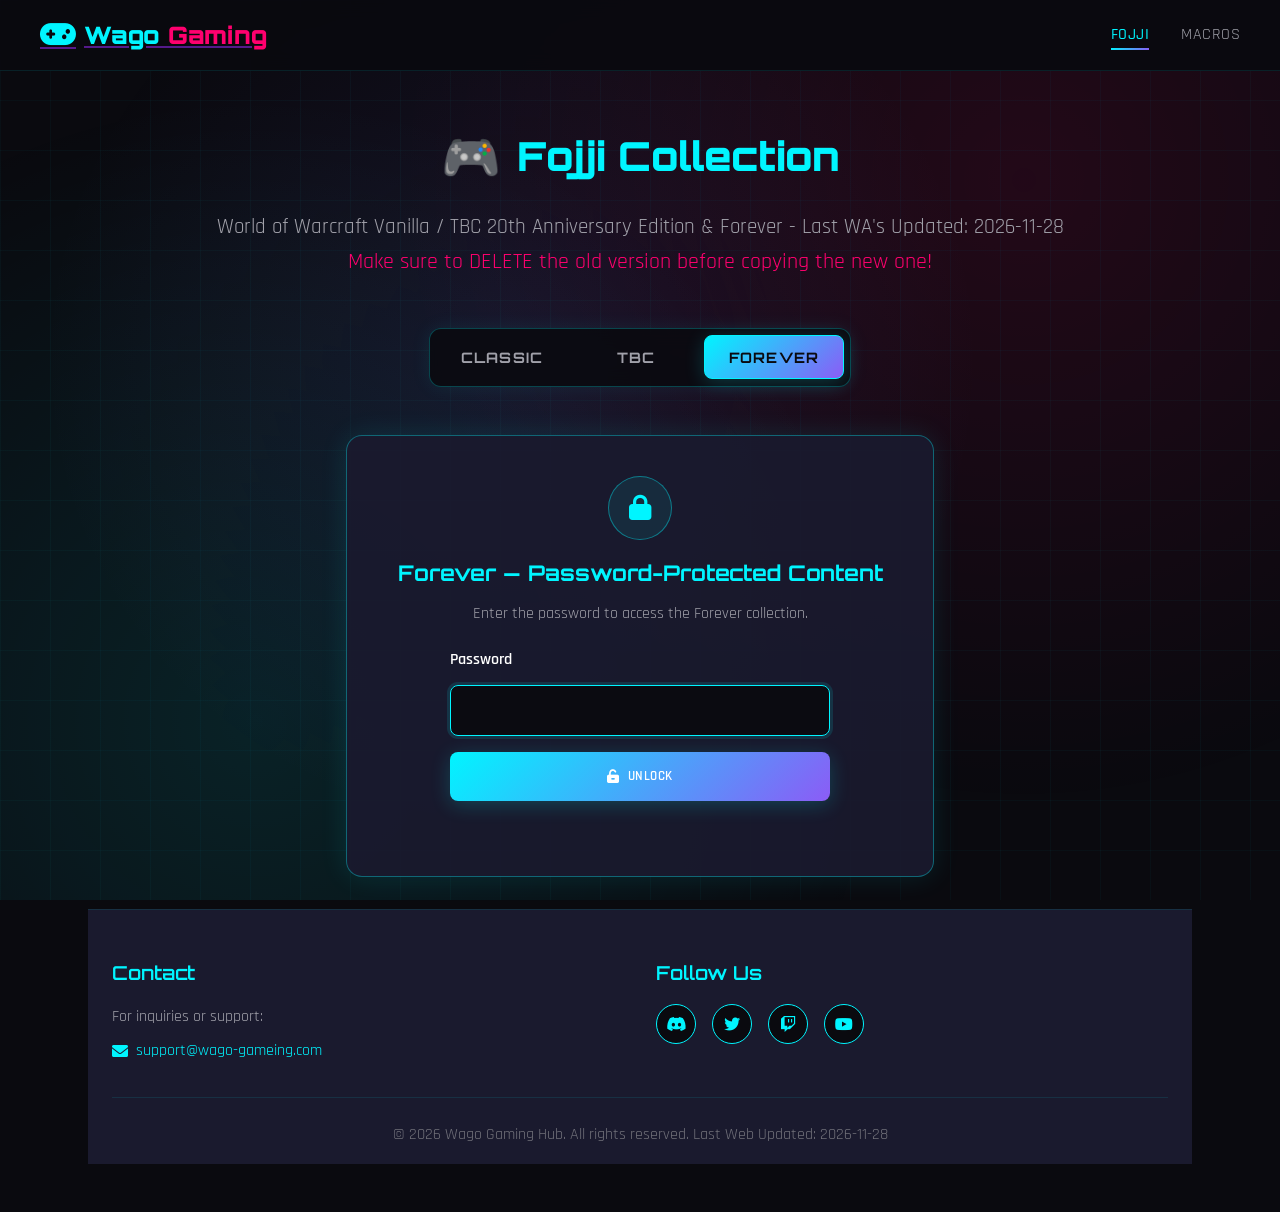
<file: index.html>
<!doctype html>
<html lang="en">
  <head>
    <meta charset="UTF-8" />
    <meta name="viewport" content="width=device-width, initial-scale=1.0" />
    <title>Wago Gaming Hub</title>
    <link rel="icon" type="image/svg+xml" href="icons/favicon.ico" />
    <link rel="stylesheet" href="styles.css" />
    <link
      href="https://fonts.googleapis.com/css2?family=Orbitron:wght@400;700;900&family=Rajdhani:wght@300;400;500;600;700&display=swap"
      rel="stylesheet"
    />
    <link rel="stylesheet" href="https://cdnjs.cloudflare.com/ajax/libs/font-awesome/6.0.0/css/all.min.css" />
  </head>
  <body>
    <div class="background-animation">
      <div class="floating-particles"></div>
      <div class="grid-overlay"></div>
    </div>

    <header class="header">
      <nav class="navbar">
        <a href="">
          <div class="logo">
            <i class="fas fa-gamepad"></i>
            <span>Wago <span class="accent">Gaming</span></span>
          </div>
        </a>
        <ul class="nav-links">
          <li><a href="#fojji" class="nav-link active">Fojji</a></li>
          <!--  <li><a href="/files/addons/RXPGuides-v4.10.1.rar" class="nav-link">RestedXP-Forever</a></li>
          <li><a href="/files/addons/Zygor_Release 8.1.35624.rar" class="nav-link">Zygor</a></li>-->
          <li>
            <button id="openMacros" class="nav-link nav-btn">Macros</button>
          </li>
        </ul>
        <div class="hamburger">
          <span></span>
          <span></span>
          <span></span>
        </div>
      </nav>
    </header>

    <main class="main-content">
      <section id="fojji" class="content-section">
        <div class="section-header">
          <h2 class="section-title">
            <span class="section-icon">🎮</span>
            Fojji Collection
          </h2>
          <p class="section-subtitle">
            World of Warcraft Vanilla / TBC 20th Anniversary Edition & Forever - Last WA's Updated: 2026-11-28
          </p>
          <p class="section-info">Make sure to DELETE the old version before copying the new one!</p>

          <!-- MENU -->
          <div id="menuSelect" class="content-menu" role="tablist" aria-label="WoW versions">
            <button type="button" class="content-menu-item" data-menu="ClassicMenu" role="tab" aria-selected="false">
              Classic
            </button>
            <button type="button" class="content-menu-item" data-menu="TBCMenu" role="tab" aria-selected="false">
              TBC
            </button>
            <!--  <button type="button" class="content-menu-item" data-menu="WotLKMenu" role="tab" aria-selected="false">
              WotLK
            </button>-->
            <button
              type="button"
              class="content-menu-item active"
              data-menu="ForeverMenu"
              role="tab"
              aria-selected="true"
            >
              Forever
            </button>
          </div>

          <div id="emptyMenuMessage" class="menu-empty-message" hidden>
            <i class="fas fa-info-circle"></i>
            <span>Ehhez a verzióhoz jelenleg nincs feltöltött adat.</span>
          </div>
        </div>

        <!-- Classic, TBC and Forever content are all served only as encrypted payloads. -->
        <div id="foreverLockPanel" class="forever-lock-panel" hidden>
          <div class="forever-lock-card">
            <div class="forever-lock-icon"><i class="fas fa-lock" aria-hidden="true"></i></div>
            <h3 id="protectedContentTitle">Forever — Password-Protected Content</h3>
            <p id="protectedContentDescription">Enter the password to access this collection.</p>
            <form id="foreverUnlockForm" autocomplete="on">
              <label for="foreverPassword">Password</label>
              <input
                id="foreverPassword"
                name="password"
                type="password"
                autocomplete="current-password"
                required
                minlength="1"
              />
              <button id="foreverUnlockButton" type="submit" class="btn btn-primary">
                <i class="fas fa-unlock-alt" aria-hidden="true"></i> Unlock
              </button>
              <p id="foreverUnlockMessage" class="forever-unlock-message" role="status" aria-live="polite"></p>
            </form>
          </div>
        </div>
        <div id="foreverContentMount" hidden></div>

    <!-- MACROS POPUP -->
    <div id="macrosModal" class="modal">
      <div class="modal-content">
        <span class="close-modal">&times;</span>
        <h3>Macros</h3>
        <div class="macro-buttons">
          <button
            class="btn-copy-macro"
            data-file="files/macros/gettohs.txt"
            data-tooltip="Go to instance, use macro, tadaa!"
          >
            GettoHS Macro
          </button>
          <button
            class="btn-copy-macro"
            data-file="files/macros/rightclickbuy.txt"
            data-tooltip="Edit/Use macro, spam right click on the NPC to buy!"
          >
            Buyer Macro
          </button>
          <button
            class="btn-copy-macro"
            data-file="files/macros/focus.txt"
            data-tooltip="Use macro - focus target and cast spell, and whisper the focused target!"
          >
            Focus Cast Macro
          </button>
          <button
            class="btn-copy-macro"
            data-file="files/macros/maxdistance.txt"
            data-tooltip="Use macro - Expand the view distance."
          >
            Max Distance Macro
          </button>
          <button
            class="btn-copy-macro"
            data-file="files/macros/rested.txt"
            data-tooltip="Use macro - show how many rested XP you have."
          >
            Rested XP Macro
          </button>
          <button
            class="btn-copy-macro"
            data-file="files/macros/nodeath.txt"
            data-tooltip="Use macro - disable death FX."
          >
            No Death FX Macro
          </button>
        </div>
      </div>
    </div>

    <footer class="footer">
      <div class="footer-content">
        <div class="footer-section">
          <h4>Contact</h4>
          <p>For inquiries or support:</p>
          <a href="mailto:support@wago-gameing.com" class="contact-link">
            <i class="fas fa-envelope"></i>
            support@wago-gameing.com
          </a>
        </div>
        <div class="footer-section">
          <h4>Follow Us</h4>
          <div class="social-links">
            <a href="https://discord.com/" target="_blank"><i class="fab fa-discord"></i></a>
            <a href="https://x.com/" target="_blank"><i class="fab fa-twitter"></i></a>
            <a href="https://www.twitch.tv/" target="_blank"><i class="fab fa-twitch"></i></a>
            <a href="https://www.youtube.com/" target="_blank"><i class="fab fa-youtube"></i></a>
          </div>
        </div>
      </div>
      <div class="footer-bottom">
        <p>&copy; 2026 Wago Gaming Hub. All rights reserved. Last Web Updated: 2026-11-28</p>
      </div>
    </footer>
    <script src="script.js"></script>
  <script src="wago-changelog.js"></script></body>
</html>
</file>
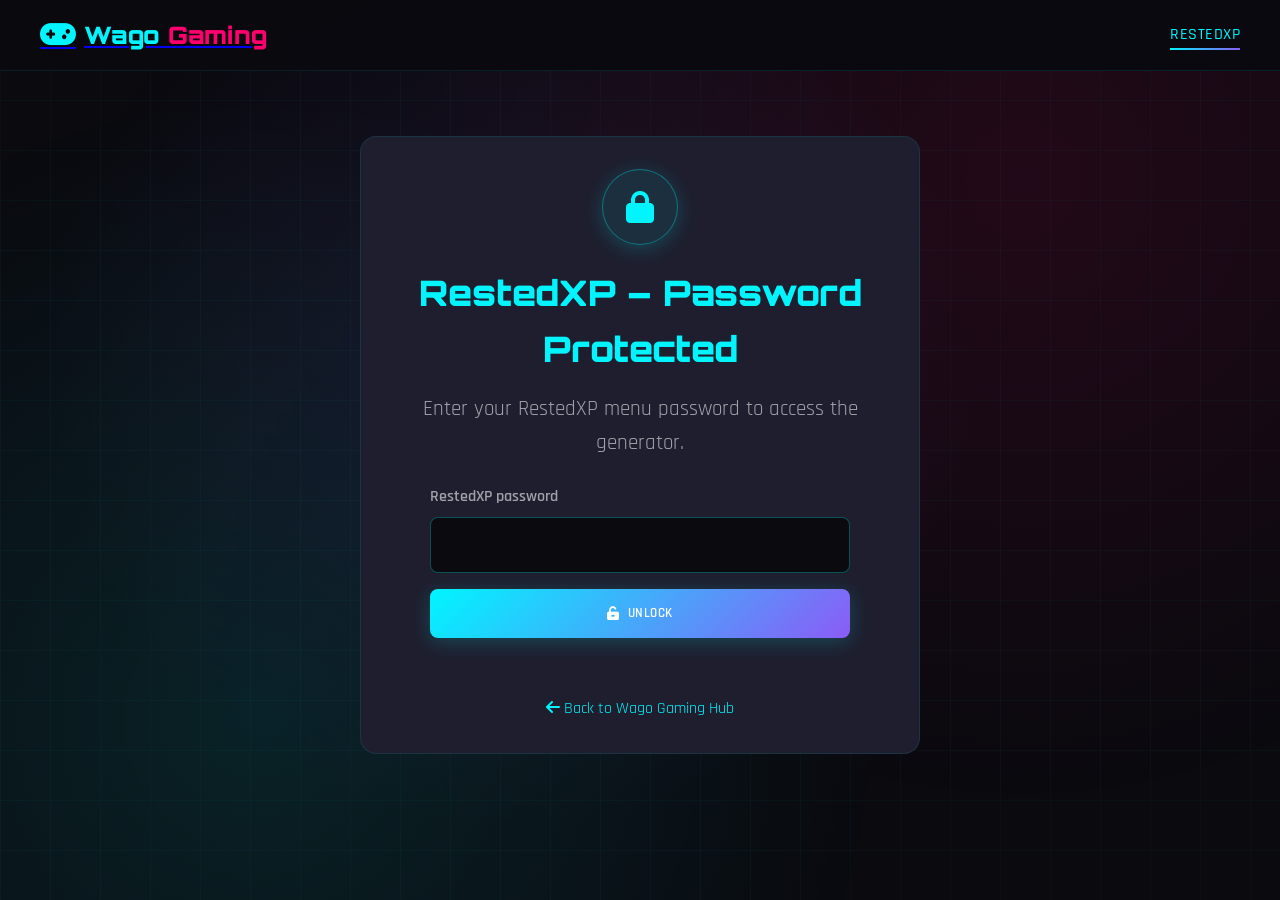
<file: RestedXP/index.html>
<!doctype html>
<html lang="en">
  <head>
    <meta charset="utf-8" />
    <meta name="viewport" content="width=device-width, initial-scale=1" />
    <title>RestedXP – Wago Gaming Hub</title>
    <link rel="icon" type="image/x-icon" href="../icons/favicon.ico" />
    <link rel="stylesheet" href="../styles.css" />
    <link
      rel="stylesheet"
      href="https://fonts.googleapis.com/css2?family=Orbitron:wght@400;700;900&family=Rajdhani:wght@300;400;500;600;700&display=swap"
    />
    <link rel="stylesheet" href="https://cdnjs.cloudflare.com/ajax/libs/font-awesome/6.0.0/css/all.min.css" />
    <style>
      .rxp-gate-wrap {
        min-height: calc(100vh - 150px);
        display: flex;
        align-items: center;
        justify-content: center;
        padding: 2rem 1rem;
      }
      .rxp-gate-card {
        width: min(100%, 560px);
        text-align: center;
      }
      .rxp-gate-lock {
        width: 76px;
        height: 76px;
        margin: 0 auto 1.25rem;
        border-radius: 50%;
        display: grid;
        place-items: center;
        font-size: 2rem;
        color: var(--primary-color);
        background: rgba(0, 245, 255, 0.08);
        border: 1px solid rgba(0, 245, 255, 0.35);
        box-shadow: var(--shadow-md);
      }
      .rxp-gate-form {
        max-width: 420px;
        margin: 1.5rem auto 0;
        text-align: left;
      }
      .rxp-gate-form label {
        display: block;
        color: var(--text-secondary);
        margin-bottom: 0.45rem;
        font-weight: 600;
      }
      .rxp-gate-input {
        width: 100%;
        padding: 0.9rem 1rem;
        background: var(--bg-primary);
        color: var(--text-primary);
        border: 1px solid rgba(0, 245, 255, 0.3);
        border-radius: var(--border-radius);
        font: inherit;
        outline: none;
      }
      .rxp-gate-input:focus {
        border-color: var(--primary-color);
        box-shadow: var(--shadow-sm);
      }
      .rxp-gate-button {
        width: 100%;
        margin-top: 1rem;
        justify-content: center;
      }
      .rxp-gate-status {
        min-height: 1.6em;
        margin-top: 1rem;
        color: var(--error-color);
        text-align: center;
      }
      .rxp-gate-status.ok {
        color: var(--success-color);
      }
      .rxp-gate-back {
        display: inline-block;
        margin-top: 1rem;
        color: var(--primary-color);
        text-decoration: none;
      }
      .rxp-gate-back:hover {
        text-decoration: underline;
      }
    </style>
  </head>
  <body>
    <div class="background-animation" aria-hidden="true">
      <div class="floating-particles"></div>
      <div class="grid-overlay"></div>
    </div>
    <header class="header">
      <nav class="navbar">
        <a href="../index.html" aria-label="Wago Gaming Hub">
          <div class="logo">
            <i class="fas fa-gamepad"></i><span>Wago <span class="accent">Gaming</span></span>
          </div>
        </a>
        <ul class="nav-links">
          <li><span class="nav-link active">RestedXP</span></li>
        </ul>
        <div class="hamburger" aria-hidden="true"><span></span><span></span><span></span></div>
      </nav>
    </header>

    <main class="main-content">
      <section class="content-section rxp-gate-wrap">
        <div class="category-block rxp-gate-card">
          <div class="rxp-gate-lock"><i class="fas fa-lock" aria-hidden="true"></i></div>
          <h1 class="section-title" style="font-size: clamp(1.5rem, 4vw, 2.2rem)">RestedXP – Password Protected</h1>
          <p class="section-subtitle">Enter your RestedXP menu password to access the generator.</p>
          <form id="rxpUnlockForm" class="rxp-gate-form" autocomplete="off">
            <label for="rxpPassword">RestedXP password</label>
            <input id="rxpPassword" class="rxp-gate-input" type="password" autocomplete="current-password" required />
            <button id="rxpUnlockButton" class="btn btn-primary rxp-gate-button" type="submit">
              <i class="fas fa-unlock-alt" aria-hidden="true"></i> Unlock
            </button>
            <p id="rxpGateStatus" class="rxp-gate-status" role="status" aria-live="polite"></p>
          </form>
          <a class="rxp-gate-back" href="../index.html"><i class="fas fa-arrow-left"></i> Back to Wago Gaming Hub</a>
        </div>
      </section>
    </main>

    <script>
      "use strict";
      (() => {
        const form = document.getElementById("rxpUnlockForm");
        const passwordInput = document.getElementById("rxpPassword");
        const button = document.getElementById("rxpUnlockButton");
        const status = document.getElementById("rxpGateStatus");
        const ENCRYPTED_URL = new URL("./restedxp.enc.json", document.baseURI);

        function setStatus(message, ok = false) {
          status.textContent = message;
          status.classList.toggle("ok", ok);
        }
        function fromBase64(value) {
          if (typeof value !== "string") throw new Error("The encrypted file is invalid.");
          const binary = atob(value);
          const bytes = new Uint8Array(binary.length);
          for (let i = 0; i < binary.length; i++) bytes[i] = binary.charCodeAt(i);
          return bytes;
        }
        async function decryptHtml(password, payload) {
          if (!window.crypto?.subtle)
            throw new Error(
              "Your browser does not support the Web Crypto API. Open this page over HTTPS in an up-to-date version of Chrome or Edge.",
            );
          if (
            !payload ||
            payload.format !== "forever-encrypted-v1" ||
            payload.algorithm !== "AES-GCM-256" ||
            payload.kdf !== "PBKDF2-SHA-256"
          ) {
            throw new Error("The encrypted RestedXP file has an unsupported format.");
          }
          const iterations = Number(payload.iterations);
          if (!Number.isInteger(iterations) || iterations < 100000 || iterations > 2000000) {
            throw new Error("Invalid encryption settings.");
          }
          const salt = fromBase64(payload.salt);
          const iv = fromBase64(payload.iv);
          const ciphertext = fromBase64(payload.ciphertext);
          if (salt.length < 16 || iv.length !== 12 || ciphertext.length < 16) {
            throw new Error("The encrypted RestedXP file is incomplete or corrupted.");
          }
          const encoder = new TextEncoder();
          const material = await crypto.subtle.importKey("raw", encoder.encode(password), "PBKDF2", false, [
            "deriveKey",
          ]);
          const key = await crypto.subtle.deriveKey(
            { name: "PBKDF2", salt, iterations, hash: "SHA-256" },
            material,
            { name: "AES-GCM", length: 256 },
            false,
            ["decrypt"],
          );
          const plain = await crypto.subtle.decrypt({ name: "AES-GCM", iv }, key, ciphertext);
          return new TextDecoder("utf-8", { fatal: true }).decode(plain);
        }

        form.addEventListener("submit", async (event) => {
          event.preventDefault();
          const password = passwordInput.value;
          if (!password) return;
          button.disabled = true;
          button.innerHTML = '<i class="fas fa-spinner fa-spin" aria-hidden="true"></i> Decrypting…';
          setStatus("");
          try {
            const response = await fetch(`${ENCRYPTED_URL.href}?v=1`, { cache: "no-store" });
            if (!response.ok) {
              if (response.status === 404)
                throw new Error("restedxp.enc.json has not been uploaded to the RestedXP folder yet.");
              throw new Error(`Failed to load the encrypted file (HTTP ${response.status}).`);
            }
            const payload = await response.json();
            const html = await decryptHtml(password, payload);
            if (!html.includes('id="generatorForm"') || !html.includes("WAGO_RXP_EMBEDDED_PACK")) {
              throw new Error(
                "The decrypted file is not the expected RestedXP generator. Please rebuild it using the local packager.",
              );
            }
            // Replaces this gate document with the decrypted, self-contained application.
            passwordInput.value = "";
            document.open();
            document.write(html);
            document.close();
          } catch (error) {
            const wrongPassword = error && (error.name === "OperationError" || error.name === "DataError");
            setStatus(
              wrongPassword
                ? "Incorrect Forever password or corrupted encrypted file."
                : error.message || "Failed to unlock the RestedXP page.",
            );
            passwordInput.value = "";
            passwordInput.focus();
          } finally {
            button.disabled = false;
            button.innerHTML = '<i class="fas fa-unlock-alt" aria-hidden="true"></i> Unlock';
          }
        });
      })();
    </script>
  </body>
</html>
</file>
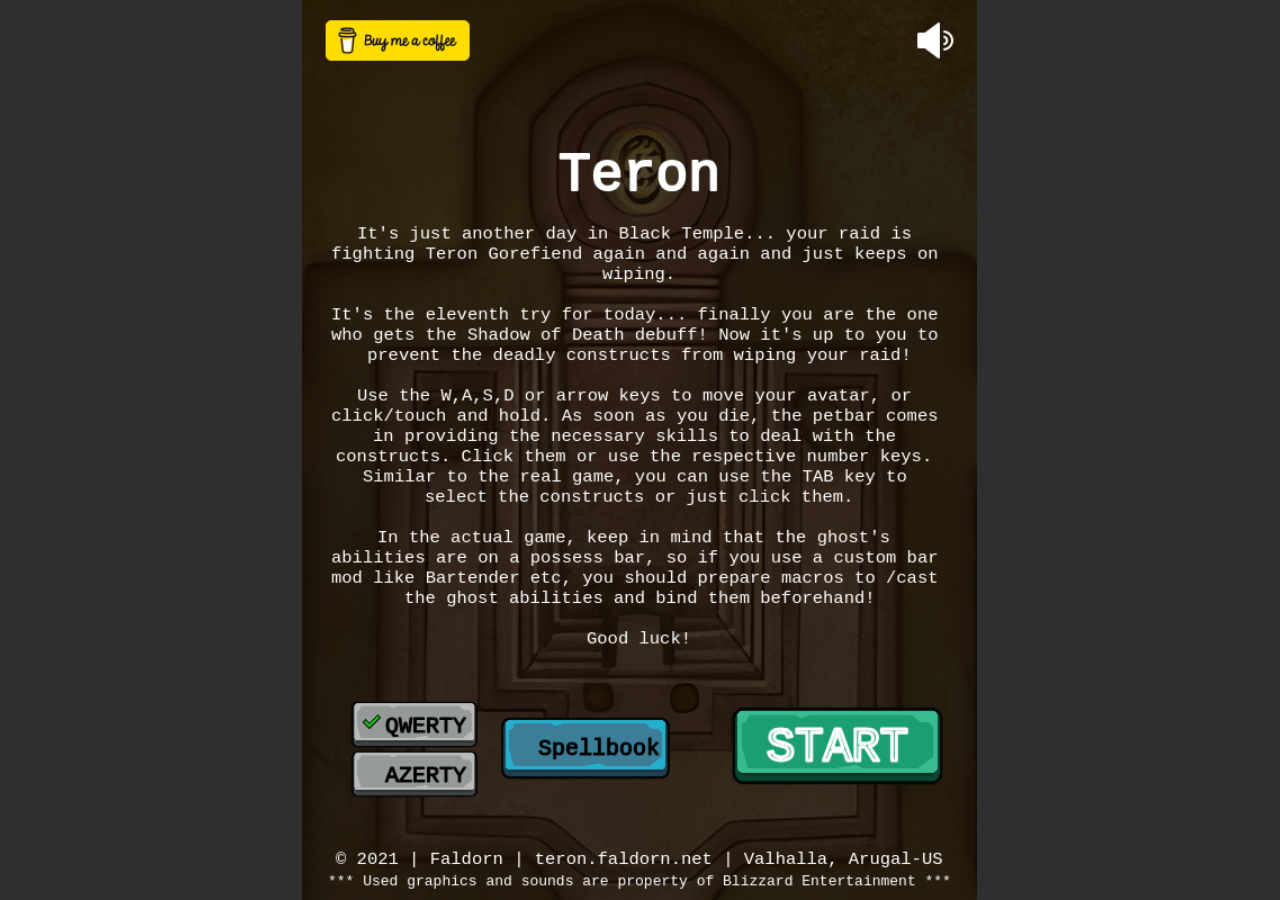
<file: TeronGame/index.html>
<html lang="en">

<head>
	<meta charset="UTF-8">
	<meta name="viewport" content="width=device-width, initial-scale=1.0">
	<meta http-equiv="X-UA-Compatible" content="ie=edge">
	
	<title>Teron</title>
	
	<script>
	  window.dataLayer = window.dataLayer || [];
	  function gtag(){dataLayer.push(arguments);}
	  gtag('js', new Date());

	  gtag('config', 'G-6J4PTR7206');
	</script>

	<script src="lib/phaser.min.js"></script>
	<script src="src/components/UserComponent.js"></script>
	<script src="src/components/Physics.js"></script>
	<script src="src/components/PhysicsStatic.js"></script>
	<script src="src/components/Named.js"></script>
	
	<script src="src/prefabs/Player.js"></script>
	<script src="src/prefabs/Debuff.js"></script>
	<script src="src/prefabs/Ghost.js"></script>
	<script src="src/prefabs/AbilityBar.js"></script>
	<script src="src/prefabs/TargetFrame.js"></script>
	<script src="src/prefabs/SoundToggle.js"></script>
	<script src="src/prefabs/WinOverlay.js"></script>
	<script src="src/prefabs/LoseOverlay.js"></script>
	<script src="src/prefabs/AbilityInfo.js"></script>
	
	<script src="src/ShifTabDispatcher.js"></script>

	<script src="src/scenes/Preload.js"></script>
	<script src="src/scenes/Intro.js"></script>
	<script src="src/scenes/TeronGame.js"></script>
	
	<script src="src/main.js"></script>

	<style>
		body {
			background: #2f2f2f;
			margin: 0;
			padding: 0;
		}
	</style>

</head>

<body>
</body>

</html>
</file>
<file: styles.css>
/* Reset and Base Styles */
* {
    margin: 0;
    padding: 0;
    box-sizing: border-box;
}

:root {
    /* Modern Gaming Color Palette */
    --primary-color: #00f5ff;
    --secondary-color: #ff006e;
    --accent-color: #8b5cf6;
    --success-color: #10b981;
    --warning-color: #f59e0b;
    --error-color: #ef4444;
    
    /* Dark Theme Colors */
    --bg-primary: #0a0a0f;
    --bg-secondary: #1a1a2e;
    --bg-tertiary: #16213e;
    --bg-card: #1e1e2e;
    --bg-hover: #2a2a3e;
    
    /* Text Colors */
    --text-primary: #ffffff;
    --text-secondary: #a1a1aa;
    --text-muted: #71717a;
    
    /* Gradients */
    --gradient-primary: linear-gradient(135deg, var(--primary-color), var(--accent-color));
    --gradient-secondary: linear-gradient(135deg, var(--secondary-color), var(--accent-color));
    --gradient-dark: linear-gradient(135deg, #1a1a2e, #16213e);
    
    /* Fonts */
    --font-primary: 'Orbitron', monospace;
    --font-secondary: 'Rajdhani', sans-serif;
    
    /* Spacing */
    --spacing-xs: 0.25rem;
    --spacing-sm: 0.5rem;
    --spacing-md: 1rem;
    --spacing-lg: 1.5rem;
    --spacing-xl: 2rem;
    --spacing-2xl: 3rem;
    
    /* Border Radius */
    --border-radius: 0.5rem;
    --border-radius-lg: 1rem;
    
    /* Shadows */
    --shadow-sm: 0 2px 10px rgba(0, 245, 255, 0.1);
    --shadow-md: 0 4px 20px rgba(0, 245, 255, 0.2);
    --shadow-lg: 0 8px 40px rgba(0, 245, 255, 0.3);
    --shadow-glow: 0 0 20px rgba(0, 245, 255, 0.5);
    
    /* Transitions */
    --transition-fast: 0.2s ease;
    --transition-normal: 0.3s ease;
    --transition-slow: 0.5s ease;
}

body {
    font-family: var(--font-secondary);
    background: var(--bg-primary);
    color: var(--text-primary);
    line-height: 1.6;
    overflow-x: hidden;
}

/* Background Animation */
.background-animation {
    position: fixed;
    top: 0;
    left: 0;
    width: 100%;
    height: 100%;
    z-index: -1;
    overflow: hidden;
}

.floating-particles {
    position: absolute;
    width: 100%;
    height: 100%;
    background: radial-gradient(circle at 20% 80%, rgba(0, 245, 255, 0.1) 0%, transparent 50%),
                radial-gradient(circle at 80% 20%, rgba(255, 0, 110, 0.1) 0%, transparent 50%),
                radial-gradient(circle at 40% 40%, rgba(139, 92, 246, 0.1) 0%, transparent 50%);
    animation: float 10s ease-in-out infinite;
}

.grid-overlay {
    position: absolute;
    width: 100%;
    height: 100%;
    background-image: 
        linear-gradient(rgba(0, 245, 255, 0.03) 1px, transparent 1px),
        linear-gradient(90deg, rgba(0, 245, 255, 0.03) 1px, transparent 1px);
    background-size: 50px 50px;
    animation: gridMove 20s linear infinite;
}

@keyframes float {
    0%, 100% { transform: translateY(0px) rotate(0deg); }
    50% { transform: translateY(-20px) rotate(180deg); }
}

@keyframes gridMove {
    0% { transform: translate(0, 0); }
    100% { transform: translate(50px, 50px); }
}

/* Header Styles */
.header {
    position: fixed;
    top: 0;
    left: 0;
    width: 100%;
    background: rgba(10, 10, 15, 0.95);
    backdrop-filter: blur(10px);
    border-bottom: 1px solid rgba(0, 245, 255, 0.1);
    z-index: 1000;
    padding: 0 var(--spacing-lg);
}

.navbar {
    display: flex;
    justify-content: space-between;
    align-items: center;
    max-width: 1200px;
    margin: 0 auto;
    height: 70px;
}

.logo {
    display: flex;
    align-items: center;
    font-family: var(--font-primary);
    font-size: 1.5rem;
    font-weight: 900;
    color: var(--primary-color);
    text-decoration: none;
    gap: var(--spacing-sm);
}

.logo i {
    font-size: 1.8rem;
    animation: pulse 2s infinite;
}

.logo .accent {
    color: var(--secondary-color);
}

@keyframes pulse {
    0%, 100% { transform: scale(1); }
    50% { transform: scale(1.1); }
}

.nav-links {
    display: flex;
    list-style: none;
    gap: var(--spacing-xl);
}

.nav-link {
    color: var(--text-secondary);
    text-decoration: none;
    font-weight: 500;
    text-transform: uppercase;
    letter-spacing: 0.5px;
    position: relative;
    transition: var(--transition-normal);
}

.nav-link::after {
    content: '';
    position: absolute;
    bottom: -5px;
    left: 0;
    width: 0;
    height: 2px;
    background: var(--gradient-primary);
    transition: var(--transition-normal);
}

.nav-link:hover,
.nav-link.active {
    color: var(--primary-color);
}

.nav-link:hover::after,
.nav-link.active::after {
    width: 100%;
}

.hamburger {
    display: none;
    flex-direction: column;
    cursor: pointer;
}

.hamburger span {
    width: 25px;
    height: 3px;
    background: var(--primary-color);
    margin: 3px 0;
    transition: var(--transition-normal);
}

/* Main Content */
.main-content {
    margin-top: 70px;
}

/* Hero Section */
.hero-section {
    min-height: 100vh;
    display: flex;
    align-items: center;
    justify-content: center;
    padding: var(--spacing-2xl);
    background: var(--gradient-dark);
    position: relative;
}

.hero-content {
    max-width: 1200px;
    display: grid;
    grid-template-columns: 1fr 1fr;
    gap: var(--spacing-2xl);
    align-items: center;
}

.hero-text {
    z-index: 2;
}

.hero-title {
    font-family: var(--font-primary);
    font-size: clamp(2rem, 5vw, 4rem);
    font-weight: 900;
    margin-bottom: var(--spacing-md);
    line-height: 1.1;
}

.glitch {
    position: relative;
    display: inline-block;
    color: var(--primary-color);
    animation: glitch 3s infinite;
}

.glitch::before,
.glitch::after {
    content: attr(data-text);
    position: absolute;
    top: 0;
    left: 0;
    width: 100%;
    height: 100%;
}

.glitch::before {
    color: var(--secondary-color);
    animation: glitchTop 3s infinite;
    clip-path: polygon(0 0, 100% 0, 100% 35%, 0 35%);
}

.glitch::after {
    color: var(--accent-color);
    animation: glitchBottom 3s infinite;
    clip-path: polygon(0 65%, 100% 65%, 100% 100%, 0 100%);
}

@keyframes glitch {
    0%, 100% { transform: translate(0); }
    20% { transform: translate(-2px, 2px); }
    40% { transform: translate(-2px, -2px); }
    60% { transform: translate(2px, 2px); }
    80% { transform: translate(2px, -2px); }
}

@keyframes glitchTop {
    0%, 100% { transform: translate(0); }
    20% { transform: translate(-2px, -2px); }
    40% { transform: translate(-2px, 2px); }
    60% { transform: translate(2px, -2px); }
    80% { transform: translate(2px, 2px); }
}

@keyframes glitchBottom {
    0%, 100% { transform: translate(0); }
    20% { transform: translate(-2px, 2px); }
    40% { transform: translate(-2px, -2px); }
    60% { transform: translate(2px, 2px); }
    80% { transform: translate(2px, -2px); }
}

.subtitle {
    display: block;
    font-size: 1.2rem;
    color: var(--text-secondary);
    margin-top: var(--spacing-sm);
}

.hero-description {
    font-size: 1.1rem;
    color: var(--text-secondary);
    margin-bottom: var(--spacing-xl);
    line-height: 1.8;
}

.hero-buttons {
    display: flex;
    gap: var(--spacing-md);
    flex-wrap: wrap;
}

/* Button Styles */
.btn {
    display: inline-flex;
    align-items: center;
    gap: var(--spacing-sm);
    padding: var(--spacing-md) var(--spacing-xl);
    border: none;
    border-radius: var(--border-radius);
    font-family: var(--font-secondary);
    font-weight: 600;
    text-transform: uppercase;
    letter-spacing: 0.5px;
    cursor: pointer;
    transition: var(--transition-normal);
    position: relative;
    overflow: hidden;
}

.btn::before {
    content: '';
    position: absolute;
    top: 50%;
    left: 50%;
    width: 0;
    height: 0;
    background: rgba(255, 255, 255, 0.1);
    border-radius: 50%;
    transform: translate(-50%, -50%);
    transition: var(--transition-slow);
}

.btn:hover::before {
    width: 300px;
    height: 300px;
}

.btn-primary {
    background: var(--gradient-primary);
    color: var(--text-primary);
    box-shadow: var(--shadow-md);
}

.btn-primary:hover {
    transform: translateY(-2px);
    box-shadow: var(--shadow-lg);
}

.btn-secondary {
    background: transparent;
    color: var(--primary-color);
    border: 2px solid var(--primary-color);
}

.btn-secondary:hover {
    background: var(--primary-color);
    color: var(--bg-primary);
    transform: translateY(-2px);
}

/* Hero Visual */
.hero-visual {
    position: relative;
    height: 400px;
    display: flex;
    align-items: center;
    justify-content: center;
}

.floating-ui-elements {
    position: relative;
    width: 100%;
    height: 100%;
}

.ui-element {
    position: absolute;
    display: flex;
    flex-direction: column;
    align-items: center;
    gap: var(--spacing-sm);
    padding: var(--spacing-md);
    background: rgba(30, 30, 46, 0.8);
    border: 1px solid var(--primary-color);
    border-radius: var(--border-radius);
    backdrop-filter: blur(10px);
    animation: float 3s ease-in-out infinite;
}

.ui-element i {
    font-size: 2rem;
    color: var(--primary-color);
}

.ui-element span {
    font-size: 0.9rem;
    color: var(--text-secondary);
    font-weight: 500;
}

.ui-element-1 {
    top: 20%;
    left: 10%;
    animation-delay: 0s;
}

.ui-element-2 {
    top: 50%;
    right: 20%;
    animation-delay: 1s;
}

.ui-element-3 {
    bottom: 20%;
    left: 30%;
    animation-delay: 2s;
}

/* Content Sections */
.content-section {
    padding: var(--spacing-2xl);
    max-width: 1200px;
    margin: 0 auto;
}

.section-header {
    text-align: center;
    margin-bottom: var(--spacing-2xl);
}

.section-title {
    font-family: var(--font-primary);
    font-size: 2.5rem;
    font-weight: 900;
    color: var(--primary-color);
    margin-bottom: var(--spacing-md);
    display: flex;
    align-items: center;
    justify-content: center;
    gap: var(--spacing-md);
}

.section-icon {
    font-size: 3rem;
    animation: bounce 2s infinite;
}

@keyframes bounce {
    0%, 100% { transform: translateY(0); }
    50% { transform: translateY(-10px); }
}

.section-subtitle {
    color: var(--text-secondary);
    font-size: 1.3rem;
}

.section-info {
    text-align: center;
    margin-bottom: var(--spacing-2xl);
    color: var(--secondary-color);
    font-size: 1.4rem;
    max-width: 600px;
    margin-left: auto;
    margin-right: auto;
}


/* Content Grid */
.content-grid {
    display: flex;
    flex-direction: column;
    gap: var(--spacing-2xl);
}

.category-block {
    background: var(--bg-card);
    border-radius: var(--border-radius-lg);
    padding: var(--spacing-xl);
    border: 1px solid rgba(0, 245, 255, 0.1);
    transition: var(--transition-normal);
}

.category-block:hover {
    border-color: var(--primary-color);
    box-shadow: var(--shadow-md);
}

.category-title {
    font-family: var(--font-primary);
    font-size: 1.5rem;
    font-weight: 700;
    color: var(--primary-color);
    margin-bottom: var(--spacing-lg);
    display: flex;
    align-items: center;
    gap: var(--spacing-sm);
}

.category-title i {
    font-size: 1.2rem;
}

/* UI Grid */
.ui-grid {
    display: grid;
    grid-template-columns: repeat(auto-fit, minmax(280px, 1fr));
    gap: var(--spacing-lg);
}

.ui-card {
    background: var(--bg-secondary);
    border-radius: var(--border-radius);
    padding: var(--spacing-lg);
    border: 1px solid rgba(0, 245, 255, 0.1);
    transition: var(--transition-normal);
    position: relative;
    overflow: hidden;
}

.ui-card::before {
    content: '';
    position: absolute;
    top: 0;
    left: -100%;
    width: 100%;
    height: 100%;
    background: linear-gradient(90deg, transparent, rgba(0, 245, 255, 0.1), transparent);
    transition: var(--transition-slow);
}

.ui-card:hover::before {
    left: 100%;
}

.ui-card:hover {
    transform: translateY(-5px);
    border-color: var(--primary-color);
    box-shadow: var(--shadow-lg);
}

.ui-card-header {
    display: flex;
    justify-content: space-between;
    align-items: center;
    margin-bottom: var(--spacing-md);
}

.ui-card-header i {
    font-size: 1.5rem;
    color: var(--primary-color);
}

.version {
    background: var(--gradient-primary);
    color: var(--text-primary);
    padding: var(--spacing-xs) var(--spacing-sm);
    border-radius: 20px;
    font-size: 0.8rem;
    font-weight: 600;
}
.version-new {
    background: var(--gradient-primary);
    color: var(--secondary-color);
    padding: var(--spacing-xs) var(--spacing-sm);
    border-radius: 20px;
    font-size: 1rem;
    font-weight: 600;
     /* ✨ Animáció beállítás */
    animation: bounce 2s infinite ease-in-out;
}

.ui-card h4 {
    font-family: var(--font-primary);
    font-size: 1.2rem;
    font-weight: 600;
    color: var(--text-primary);
    margin-bottom: var(--spacing-lg);
}

.ui-card-footer {
    display: flex;
    gap: var(--spacing-sm);
}

.btn-card {
    flex: 1;
    display: flex;
    align-items: center;
    justify-content: center;
    gap: var(--spacing-xs);
    padding: var(--spacing-sm) var(--spacing-md);
    border: none;
    border-radius: var(--border-radius);
    font-family: var(--font-secondary);
    font-weight: 600;
    font-size: 0.9rem;
    cursor: pointer;
    transition: var(--transition-normal);
    background: var(--primary-color);
    color: var(--bg-primary);
}

.btn-card:hover {
    transform: translateY(-2px);
    box-shadow: var(--shadow-md);
}

.btn-preview {
    background: transparent;
    color: var(--primary-color);
    border: 1px solid var(--primary-color);
}

.btn-preview:hover {
    background: var(--primary-color);
    color: var(--bg-primary);
}

.btn-download {
    flex: 1;
    display: flex;
    align-items: center;
    justify-content: center;
    gap: var(--spacing-xs);
    padding: var(--spacing-sm) var(--spacing-md);
    border: none;
    border-radius: var(--border-radius);
    font-family: var(--font-secondary);
    font-weight: 600;
    font-size: 0.9rem;
    cursor: pointer;
    transition: var(--transition-normal);
    background: var(--primary-color);
    color: var(--bg-primary);
}

.btn-download:hover {
    transform: translateY(-2px);
    box-shadow: var(--shadow-md);
}

.btn-copy {
    flex: 1;
    display: flex;
    align-items: center;
    justify-content: center;
    gap: var(--spacing-xs);
    padding: var(--spacing-sm) var(--spacing-md);
    border: none;
    border-radius: var(--border-radius);
    font-family: var(--font-secondary);
    font-weight: 600;
    font-size: 0.9rem;
    cursor: pointer;
    transition: var(--transition-normal);
    background: var(--primary-color);
    color: var(--bg-primary);
}

.btn-copy:hover {
    transform: translateY(-2px);
    box-shadow: var(--shadow-md);
}

.btn-view {
    flex: 1;
    display: flex;
    align-items: center;
    justify-content: center;
    gap: var(--spacing-xs);
    padding: var(--spacing-sm) var(--spacing-md);
    border: none;
    border-radius: var(--border-radius);
    font-family: var(--font-secondary);
    font-weight: 600;
    font-size: 0.9rem;
    cursor: pointer;
    transition: var(--transition-normal);
    background: var(--primary-color);
    color: var(--bg-primary);
}

.btn-view:hover {
    transform: translateY(-2px);
    box-shadow: var(--shadow-md);
}

/* Stats Section */
.stats-section {
    padding: var(--spacing-2xl);
    background: var(--bg-secondary);
    margin: var(--spacing-2xl) 0;
}

.stats-container {
    max-width: 1200px;
    margin: 0 auto;
    display: grid;
    grid-template-columns: repeat(auto-fit, minmax(200px, 1fr));
    gap: var(--spacing-xl);
}

.stat-item {
    text-align: center;
    padding: var(--spacing-xl);
    background: var(--bg-card);
    border-radius: var(--border-radius);
    border: 1px solid rgba(0, 245, 255, 0.1);
    transition: var(--transition-normal);
}

.stat-item:hover {
    transform: translateY(-5px);
    border-color: var(--primary-color);
    box-shadow: var(--shadow-md);
}

.stat-number {
    font-family: var(--font-primary);
    font-size: 2.5rem;
    font-weight: 900;
    color: var(--primary-color);
    margin-bottom: var(--spacing-sm);
}

.stat-label {
    color: var(--text-secondary);
    font-weight: 500;
    text-transform: uppercase;
    letter-spacing: 0.5px;
}

/* Footer */
.footer {
    background: var(--bg-secondary);
    border-top: 1px solid rgba(0, 245, 255, 0.1);
    padding: var(--spacing-2xl) var(--spacing-lg) var(--spacing-md);
}

.footer-content {
    max-width: 1200px;
    margin: 0 auto;
    display: grid;
    grid-template-columns: repeat(auto-fit, minmax(250px, 1fr));
    gap: var(--spacing-xl);
    margin-bottom: var(--spacing-xl);
}

.footer-section h4 {
    font-family: var(--font-primary);
    font-size: 1.2rem;
    font-weight: 600;
    color: var(--primary-color);
    margin-bottom: var(--spacing-md);
}

.footer-section p {
    color: var(--text-secondary);
    margin-bottom: var(--spacing-sm);
}

.contact-link {
    display: inline-flex;
    align-items: center;
    gap: var(--spacing-sm);
    color: var(--primary-color);
    text-decoration: none;
    transition: var(--transition-normal);
}

.contact-link:hover {
    color: var(--text-primary);
}

.social-links {
    display: flex;
    gap: var(--spacing-md);
}

.social-links a {
    display: flex;
    align-items: center;
    justify-content: center;
    width: 40px;
    height: 40px;
    background: var(--bg-primary);
    border: 1px solid var(--primary-color);
    border-radius: 50%;
    color: var(--primary-color);
    text-decoration: none;
    transition: var(--transition-normal);
}

.social-links a:hover {
    background: var(--primary-color);
    color: var(--bg-primary);
    transform: translateY(-2px);
}

.footer-bottom {
    text-align: center;
    padding-top: var(--spacing-lg);
    border-top: 1px solid rgba(0, 245, 255, 0.1);
    color: var(--text-muted);
}

/* Responsive Design */
@media (max-width: 768px) {
    .hamburger {
        display: flex;
    }
    
    .nav-links {
        display: none;
    }
    
    .hero-content {
        grid-template-columns: 1fr;
        text-align: center;
    }
    
    .hero-buttons {
        justify-content: center;
    }
    
    .section-title {
        font-size: 2rem;
    }
    
    .ui-grid {
        grid-template-columns: 1fr;
    }
    
    .stats-container {
        grid-template-columns: repeat(2, 1fr);
    }
    
    .footer-content {
        grid-template-columns: 1fr;
        text-align: center;
    }
}

@media (max-width: 480px) {
    .stats-container {
        grid-template-columns: 1fr;
    }
    
    .hero-buttons {
        flex-direction: column;
        align-items: center;
    }
    
    .btn {
        width: 100%;
        max-width: 300px;
    }
}

/* Modal háttér */
.modal {
  display: none;
  position: fixed;   /* mindig a viewport-hoz igazodik */
  z-index: 9999;
  top: 0;
  left: 0;
  width: 100%;
  height: 100%;
  background: rgba(0,0,0,0.7);

  display: flex;
  justify-content: center;
  align-items: center;
  overflow-y: auto; /* ha sok szöveg van, lehessen görgetni */
}

.modal.show {
  display: flex;
}

/* Modal doboz */
.modal-content {
  background: #111;
  color: #fff;
  padding: 20px 30px;
  border-radius: 12px;
  max-width: 500px;
  width: 90%;
  text-align: center;
  position: relative;
  box-shadow: 0 0 20px rgba(0,0,0,0.9);

  max-height: 80vh;   /* hogy ne lógjon ki a képernyőről */
  overflow-y: auto;   /* belső görgetés, ha túl nagy a tartalom */
}



/* Bezáró gomb */
.close-btn {
  position: absolute;
  top: 10px; 
  right: 15px; 
  font-size: 28px;
  cursor: pointer;
  color: #ff4444;
}
.close-btn:hover {
  color: #fff;
}


/* Class-specific colors */
.ui-card[data-class="priest"] .ui-card-header i { color: #ffffff; }
.ui-card[data-class="hunter"] .ui-card-header i { color: #aad372; }
.ui-card[data-class="mage"] .ui-card-header i { color: #69ccf0; }
.ui-card[data-class="death-knight"] .ui-card-header i { color: #c41e3a; }
.ui-card[data-class="druid"] .ui-card-header i { color: #ff7d0a; }
.ui-card[data-class="warrior"] .ui-card-header i { color: #c79c6e; }

/* Accessibility */
@media (prefers-reduced-motion: reduce) {
    * {
        animation-duration: 0.01ms !important;
        animation-iteration-count: 1 !important;
        transition-duration: 0.01ms !important;
    }
}

/* Print styles */
@media print {
    .background-animation,
    .header,
    .footer {
        display: none;
    }
    
    .main-content {
        margin-top: 0;
    }
}

/* 🎬 Pattogás animáció */
@keyframes bounce {
    0%, 20%, 50%, 80%, 100% {
        transform: translateY(0);
    }
    40% {
        transform: translateY(-20px);

    }
    60% {
        transform: translateY(-10px);
    }
}

/* VERSION MENU */
.content-menu {
    display: flex;
    justify-content: center;
    align-items: center;
    gap: 0.5rem;
    width: fit-content;
    max-width: 100%;
    margin: 1.5rem auto 0;
    padding: 0.4rem;
    background: rgba(10, 10, 15, 0.85);
    border: 1px solid rgba(0, 245, 255, 0.25);
    border-radius: 0.75rem;
    box-shadow: 0 0 20px rgba(0, 245, 255, 0.08);
    backdrop-filter: blur(10px);
}

.content-menu-item {
    min-width: 120px;
    padding: 0.75rem 1.5rem;
    border: 1px solid transparent;
    border-radius: 0.5rem;
    background: transparent;
    color: var(--text-secondary);
    font-family: var(--font-primary);
    font-size: 0.9rem;
    font-weight: 700;
    letter-spacing: 0.08em;
    text-transform: uppercase;
    cursor: pointer;
    transition: var(--transition-normal);
}

.content-menu-item:hover {
    color: var(--primary-color);
    border-color: rgba(0, 245, 255, 0.25);
    background: rgba(0, 245, 255, 0.05);
}

.content-menu-item.active {
    color: var(--bg-primary);
    background: var(--gradient-primary);
    border-color: var(--primary-color);
    box-shadow: var(--shadow-md);
}

.menu-empty-message {
    display: flex;
    align-items: center;
    justify-content: center;
    gap: 0.75rem;
    max-width: 700px;
    margin: 1.5rem auto 0;
    padding: 1rem 1.25rem;
    border: 1px solid rgba(245, 158, 11, 0.35);
    border-radius: 0.75rem;
    background: rgba(245, 158, 11, 0.08);
    color: var(--warning-color);
    text-align: center;
}

.menu-empty-message[hidden] {
    display: none;
}

@media (max-width: 650px) {
    .content-menu {
        width: 100%;
        overflow-x: auto;
        justify-content: flex-start;
        scrollbar-width: thin;
    }

    .content-menu-item {
        min-width: 100px;
        padding: 0.7rem 1rem;
        flex: 0 0 auto;
    }
}

/* NAV BUTTON */
.nav-btn {
  color: var(--text-secondary); 
  background: none;
  border: none;
  cursor: pointer;
  font: inherit;
}

/* MODAL */
.modal {
  display: none;
  position: fixed;
  z-index: 9999;
  left: 0;
  top: 0;
  width: 100%;
  height: 100%;
  background: rgba(0,0,0,0.7);
  backdrop-filter: blur(5px);
  justify-content: center;
  align-items: center;
}

.modal-content {
  background: #111;
  padding: 30px;
  border-radius: 12px;
  width: 400px;
  text-align: center;
  border: 1px solid #333;
}

.close-modal {
  float: right;
  font-size: 24px;
  cursor: pointer;
}

.macro-buttons {
  display: flex;
  flex-direction: column;
  gap: 15px;
  margin-top: 20px;
}

.btn-copy-macro {
  padding: 10px;
  background: #1f1f1f;
  border: 1px solid #444;
  color: white;
  cursor: pointer;
  border-radius: 6px;
  transition: 0.3s;
}

.btn-copy-macro:hover {
  background: #333;
}

.btn-copy-macro {
  position: relative;
}

/* Tooltip */
.btn-copy-macro::after {
  content: attr(data-tooltip);
  position: absolute;
  bottom: 120%;
  left: 50%;
  transform: translateX(-50%);
  background: #111;
  color: #fff;
  padding: 6px 10px;
  border-radius: 6px;
  font-size: 12px;
  white-space: nowrap;
  opacity: 0;
  pointer-events: none;
  transition: 0.2s ease;
  border: 1px solid #333;
}

/* Arrow */
.btn-copy-macro::before {
  content: "";
  position: absolute;
  bottom: 105%;
  left: 50%;
  transform: translateX(-50%);
  border: 6px solid transparent;
  border-top-color: #111;
  opacity: 0;
  transition: 0.2s ease;
}

.btn-copy-macro:hover::after,
.btn-copy-macro:hover::before {
  opacity: 1;
}

/* ===== Password-protected Forever tab ===== */
.forever-lock-panel[hidden],
#foreverContentMount[hidden] {
    display: none !important;
}

.forever-lock-panel {
    max-width: 620px;
    margin: 2rem auto;
    padding: 0 1rem;
}

.forever-lock-card {
    padding: clamp(1.5rem, 4vw, 2.5rem);
    background: rgba(26, 26, 46, 0.94);
    border: 1px solid rgba(0, 245, 255, 0.35);
    border-radius: 1rem;
    box-shadow: 0 0 28px rgba(0, 245, 255, 0.11);
    text-align: center;
}

.forever-lock-icon {
    width: 4rem;
    height: 4rem;
    display: grid;
    place-items: center;
    margin: 0 auto 1rem;
    border: 1px solid rgba(0, 245, 255, 0.4);
    border-radius: 50%;
    color: var(--primary-color);
    background: rgba(0, 245, 255, 0.08);
    font-size: 1.6rem;
}

.forever-lock-card h3 {
    margin-bottom: 0.65rem;
    color: var(--primary-color);
    font-family: var(--font-primary);
    font-size: clamp(1.05rem, 3vw, 1.35rem);
}

.forever-lock-card > p {
    margin-bottom: 1.3rem;
    color: var(--text-secondary);
}

#foreverUnlockForm {
    max-width: 380px;
    margin: 0 auto;
    display: grid;
    gap: 0.75rem;
    text-align: left;
}

#foreverUnlockForm label {
    color: var(--text-primary);
    font-weight: 600;
}

#foreverPassword {
    width: 100%;
    min-height: 46px;
    padding: 0.75rem 0.9rem;
    border: 1px solid rgba(0, 245, 255, 0.35);
    border-radius: 0.5rem;
    outline: none;
    background: rgba(10, 10, 15, 0.9);
    color: var(--text-primary);
    font: inherit;
}

#foreverPassword:focus {
    border-color: var(--primary-color);
    box-shadow: 0 0 0 3px rgba(0, 245, 255, 0.12);
}

#foreverUnlockButton {
    width: 100%;
    min-height: 46px;
    justify-content: center;
    margin-top: 0.25rem;
}

#foreverUnlockButton:disabled {
    cursor: wait;
    opacity: 0.65;
}

.forever-unlock-message {
    min-height: 1.4em;
    margin: 0;
    color: var(--error-color);
    text-align: center;
    overflow-wrap: anywhere;
}

.forever-unlock-message.success {
    color: var(--success-color);
}

@media (max-width: 480px) {
    .forever-lock-card {
        padding: 1.3rem 1rem;
    }
}

/* ===== FOREVER CLASS UI ===== */
#ForeverMenuClassUI .class-ui-card {
    --class-color: #00f5ff;
    --class-glow: rgba(0, 245, 255, 0.28);
    border-color: var(--class-glow);
    transition: transform var(--transition-normal), border-color var(--transition-normal), box-shadow var(--transition-normal);
}

#ForeverMenuClassUI .class-ui-card:hover {
    border-color: var(--class-color);
    box-shadow: 0 0 22px var(--class-glow);
}

#ForeverMenuClassUI .class-ui-card .class-icon {
    width: 48px;
    height: 48px;
    object-fit: contain;
    padding: 3px;
    border: 1px solid var(--class-color);
    border-radius: 10px;
    background: rgba(5, 5, 12, 0.72);
    box-shadow: 0 0 13px var(--class-glow);
}

#ForeverMenuClassUI .class-ui-card h4 {
    color: var(--class-color);
}

#ForeverMenuClassUI .class-ui-card[data-class="druid"] {
    --class-color: #ff7d0a;
    --class-glow: rgba(255, 125, 10, 0.28);
}
#ForeverMenuClassUI .class-ui-card[data-class="hunter"] {
    --class-color: #aad372;
    --class-glow: rgba(170, 211, 114, 0.28);
}
#ForeverMenuClassUI .class-ui-card[data-class="mage"] {
    --class-color: #3fc7eb;
    --class-glow: rgba(63, 199, 235, 0.28);
}
#ForeverMenuClassUI .class-ui-card[data-class="paladin"] {
    --class-color: #f48cba;
    --class-glow: rgba(244, 140, 186, 0.28);
}
#ForeverMenuClassUI .class-ui-card[data-class="priest"] {
    --class-color: #ffffff;
    --class-glow: rgba(255, 255, 255, 0.24);
}
#ForeverMenuClassUI .class-ui-card[data-class="rogue"] {
    --class-color: #fff468;
    --class-glow: rgba(255, 244, 104, 0.25);
}
#ForeverMenuClassUI .class-ui-card[data-class="shaman"] {
    --class-color: #0070dd;
    --class-glow: rgba(0, 112, 221, 0.3);
}
#ForeverMenuClassUI .class-ui-card[data-class="warlock"] {
    --class-color: #8788ee;
    --class-glow: rgba(135, 136, 238, 0.3);
}
#ForeverMenuClassUI .class-ui-card[data-class="warrior"] {
    --class-color: #c69b6d;
    --class-glow: rgba(198, 155, 109, 0.28);
}

@media (max-width: 640px) {
    #ForeverMenuClassUI .ui-grid {
        grid-template-columns: 1fr;
    }
}

/* ===== CLASSIC + TBC COLLAPSIBLE CATEGORY PANELS ===== */
/* Match the Forever accordion: separated panels, right-side cyan chevron. */
details.category-block.version-accordion {
    margin-bottom: 12px;
}

details.category-block.version-accordion > .ui-grid {
    margin-top: 16px;
}

details.category-block.version-accordion > summary {
    display: flex;
    align-items: center;
    justify-content: space-between;
    gap: 1.25rem;
    width: 100%;
    cursor: pointer;
    list-style: none;
    user-select: none;
}

details.category-block.version-accordion > summary::-webkit-details-marker {
    display: none;
}

details.category-block.version-accordion > summary::marker {
    content: "";
}

details.category-block.version-accordion > summary > .category-title {
    display: flex;
    align-items: center;
    gap: 0.7rem;
    flex: 1 1 auto;
    min-width: 0;
    margin: 0;
}

details.category-block.version-accordion .category-toggle-indicator {
    display: grid;
    place-items: center;
    flex: 0 0 42px;
    width: 42px;
    height: 42px;
    margin-left: auto;
    border: 1px solid rgba(0, 245, 255, 0.34);
    border-radius: 12px;
    color: #00f5ff;
    background: linear-gradient(145deg, rgba(0, 245, 255, 0.13), rgba(0, 245, 255, 0.035));
    box-shadow: inset 0 0 16px rgba(0, 245, 255, 0.055), 0 0 14px rgba(0, 245, 255, 0.07);
    transition: background 180ms ease, border-color 180ms ease, box-shadow 180ms ease;
}

details.category-block.version-accordion .category-toggle-indicator i {
    font-size: 16px;
    transition: transform 220ms ease;
}

details.category-block.version-accordion > summary:hover .category-toggle-indicator,
details.category-block.version-accordion > summary:focus-visible .category-toggle-indicator {
    border-color: rgba(0, 245, 255, 0.85);
    background: rgba(0, 245, 255, 0.16);
    box-shadow: inset 0 0 18px rgba(0, 245, 255, 0.1), 0 0 18px rgba(0, 245, 255, 0.2);
}

details.category-block.version-accordion > summary:focus-visible {
    outline: 2px solid rgba(0, 245, 255, 0.8);
    outline-offset: 5px;
    border-radius: 8px;
}

details.category-block.version-accordion[open] > summary .category-toggle-indicator i {
    transform: rotate(180deg);
}

@media (prefers-reduced-motion: reduce) {
    details.category-block.version-accordion .category-toggle-indicator,
    details.category-block.version-accordion .category-toggle-indicator i {
        transition: none;
    }
}

@media (max-width: 480px) {
    details.category-block.version-accordion > summary {
        gap: 0.75rem;
    }

    details.category-block.version-accordion .category-toggle-indicator {
        flex-basis: 38px;
        width: 38px;
        height: 38px;
    }
}
</file>
